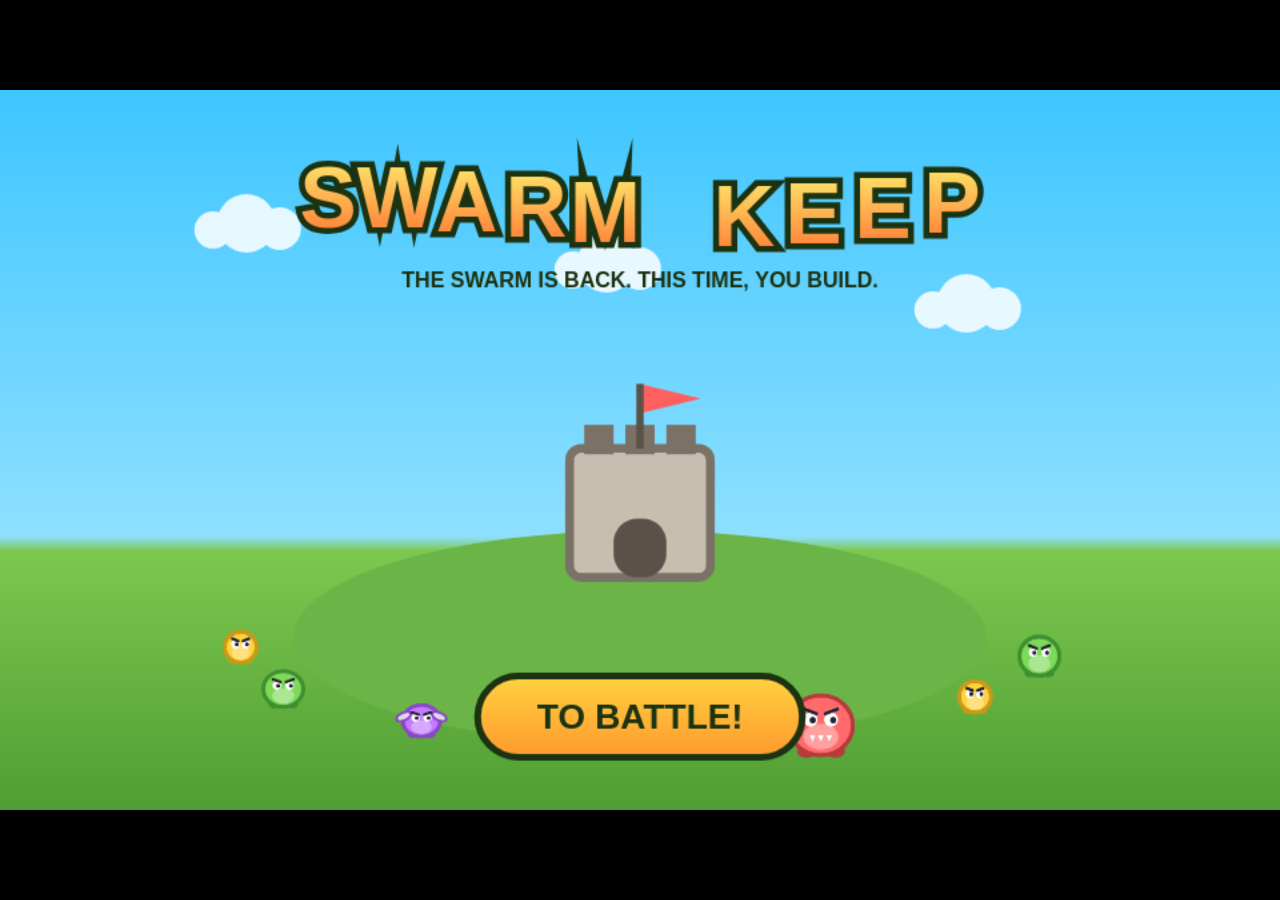
<file: index.html>
<!DOCTYPE html>
<html lang="en">
<head>
<meta charset="utf-8">
<title>SWARM KEEP — the swarm is back. this time, you build.</title>
<meta name="viewport" content="width=device-width, initial-scale=1, maximum-scale=1, user-scalable=no">
<meta name="description" content="A bright cartoon tower defense: 50 balance-proven levels across 5 worlds, 8 towers, wave checkpoints, world bosses, and a keep to hold. Every level was beaten by the balance bot before it shipped.">
<meta property="og:title" content="SWARM KEEP">
<meta property="og:description" content="50 levels. 8 towers. 5 bosses. Hold the keep.">
<meta property="og:type" content="website">
<link rel="icon" href="data:image/svg+xml,<svg xmlns='http://www.w3.org/2000/svg' viewBox='0 0 32 32'><rect width='32' height='32' rx='7' fill='%237ec850'/><rect x='9' y='12' width='14' height='13' rx='2' fill='%23c8beb0' stroke='%237a7266' stroke-width='1.5'/><rect x='9' y='9' width='4' height='4' fill='%237a7266'/><rect x='19' y='9' width='4' height='4' fill='%237a7266'/><rect x='14' y='9' width='4' height='4' fill='%237a7266'/><path d='M16 5 L22 7 L16 9' fill='%23ff5f5f'/><line x1='16' y1='5' x2='16' y2='12' stroke='%235a5248' stroke-width='1.5'/></svg>">
<link rel="stylesheet" href="css/style.css">
</head>
<body>
<canvas id="game"></canvas>
<script src="js/sim.js"></script>
<script src="js/levels.js"></script>
<script src="js/audio.js"></script>
<script src="js/game.js"></script>
</body>
</html>
</file>
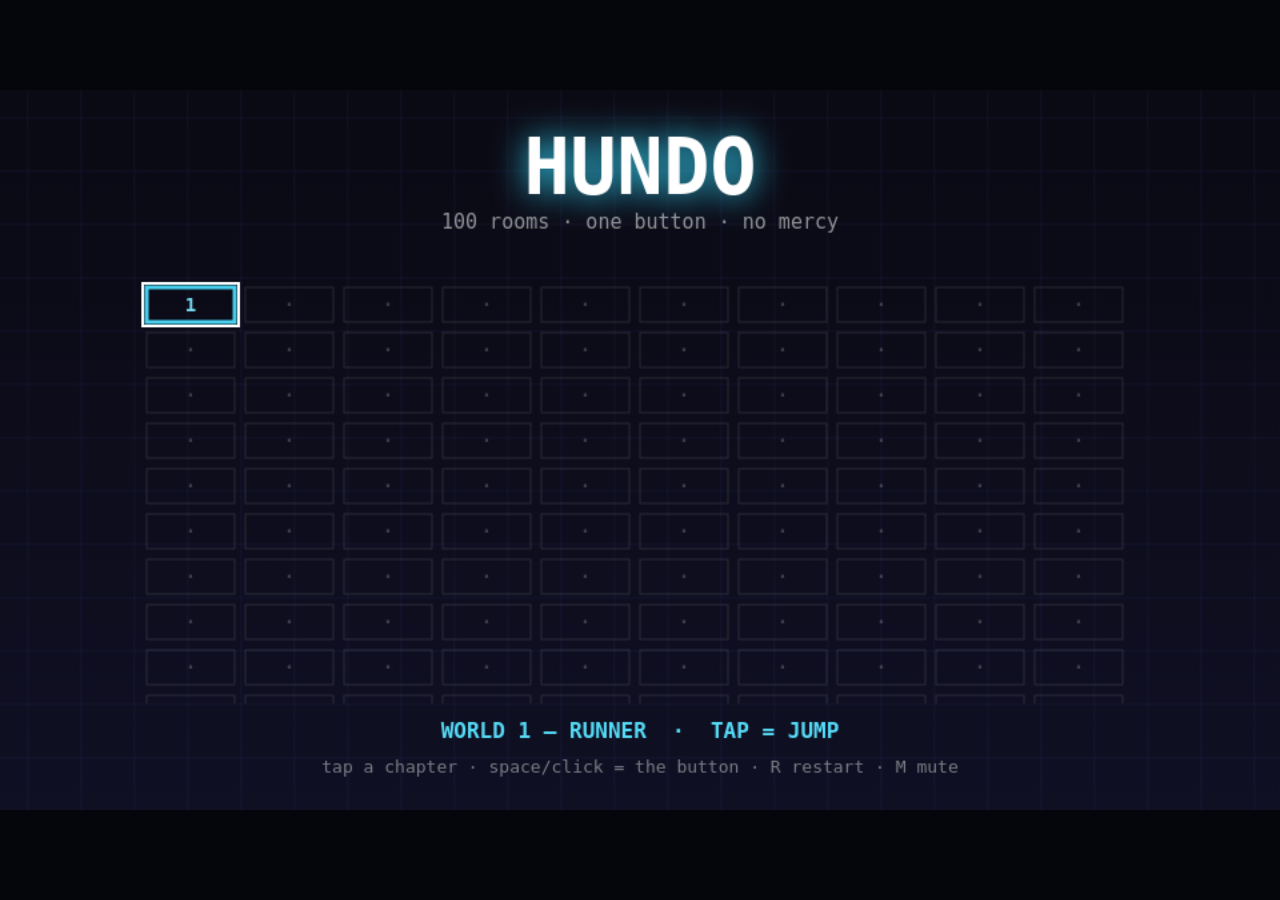
<file: hundo/index.html>
<!DOCTYPE html>
<html lang="en">
<head>
<meta charset="utf-8">
<title>HUNDO — 100 rooms. one button. no mercy.</title>
<meta name="viewport" content="width=device-width, initial-scale=1, maximum-scale=1, user-scalable=no">
<meta name="description" content="A one-button gauntlet of 100 chapters that keeps changing what the button does. Jump, flip gravity, phase through walls, and get lied to. Every chapter machine-verified beatable.">
<meta property="og:title" content="HUNDO">
<meta property="og:description" content="100 rooms. one button. no mercy. How far can you get?">
<meta property="og:type" content="website">
<link rel="icon" href="data:image/svg+xml,<svg xmlns='http://www.w3.org/2000/svg' viewBox='0 0 32 32'><rect width='32' height='32' rx='6' fill='%230a0a14'/><rect x='7' y='7' width='18' height='18' rx='4' fill='%2338e0ff'/><rect x='12' y='13' width='3' height='3' fill='%230a0a14'/><rect x='18' y='13' width='3' height='3' fill='%230a0a14'/></svg>">
<link rel="stylesheet" href="css/style.css">
</head>
<body>
<canvas id="game"></canvas>
<script src="js/sim.js"></script>
<script src="js/levels.js"></script>
<script src="js/audio.js"></script>
<script src="js/game.js"></script>
</body>
</html>
</file>
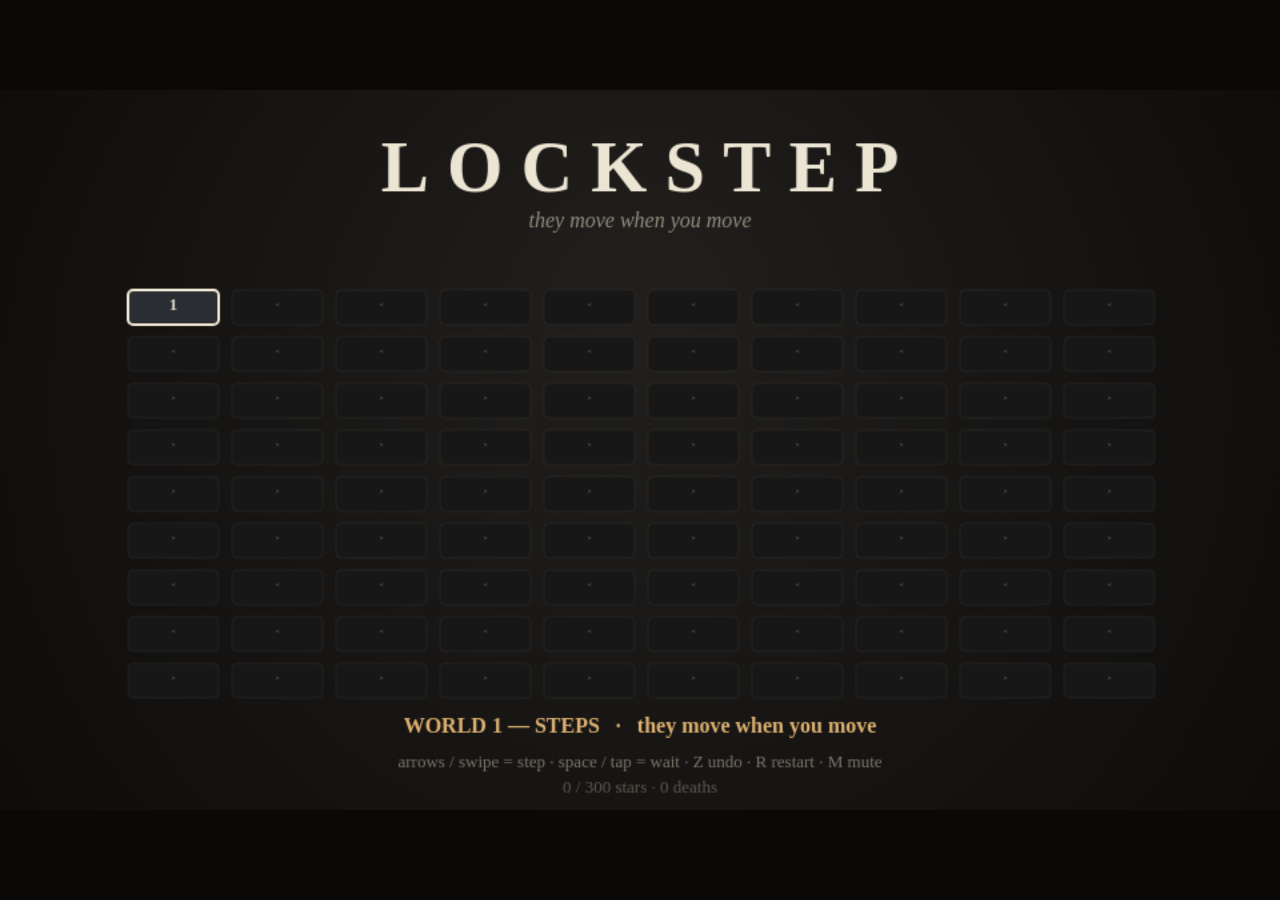
<file: lockstep/index.html>
<!DOCTYPE html>
<html lang="en">
<head>
<meta charset="utf-8">
<title>LOCKSTEP — they move when you move</title>
<meta name="viewport" content="width=device-width, initial-scale=1, maximum-scale=1, user-scalable=no">
<meta name="description" content="A turn-locked dungeon of 100 rooms. Nothing moves until you do — then everything answers. Bait hounds into pits, outwit your own mimic, count the warden's steps. Every room machine-proven solvable, par = the true optimum.">
<meta property="og:title" content="LOCKSTEP">
<meta property="og:description" content="they move when you move. 100 rooms, 300 stars, no dice.">
<meta property="og:type" content="website">
<link rel="icon" href="data:image/svg+xml,<svg xmlns='http://www.w3.org/2000/svg' viewBox='0 0 32 32'><rect width='32' height='32' rx='5' fill='%23151310'/><path d='M16 7 a7 7 0 0 1 7 7 v9 l-7 -4 l-7 4 v-9 a7 7 0 0 1 7 -7' fill='%23ddd6c6'/><circle cx='13' cy='14' r='2' fill='%23151310'/><circle cx='19' cy='14' r='2' fill='%23151310'/></svg>">
<link rel="stylesheet" href="css/style.css">
</head>
<body>
<canvas id="game"></canvas>
<script src="js/sim.js"></script>
<script src="js/levels.js"></script>
<script src="js/audio.js"></script>
<script src="js/game.js"></script>
</body>
</html>
</file>
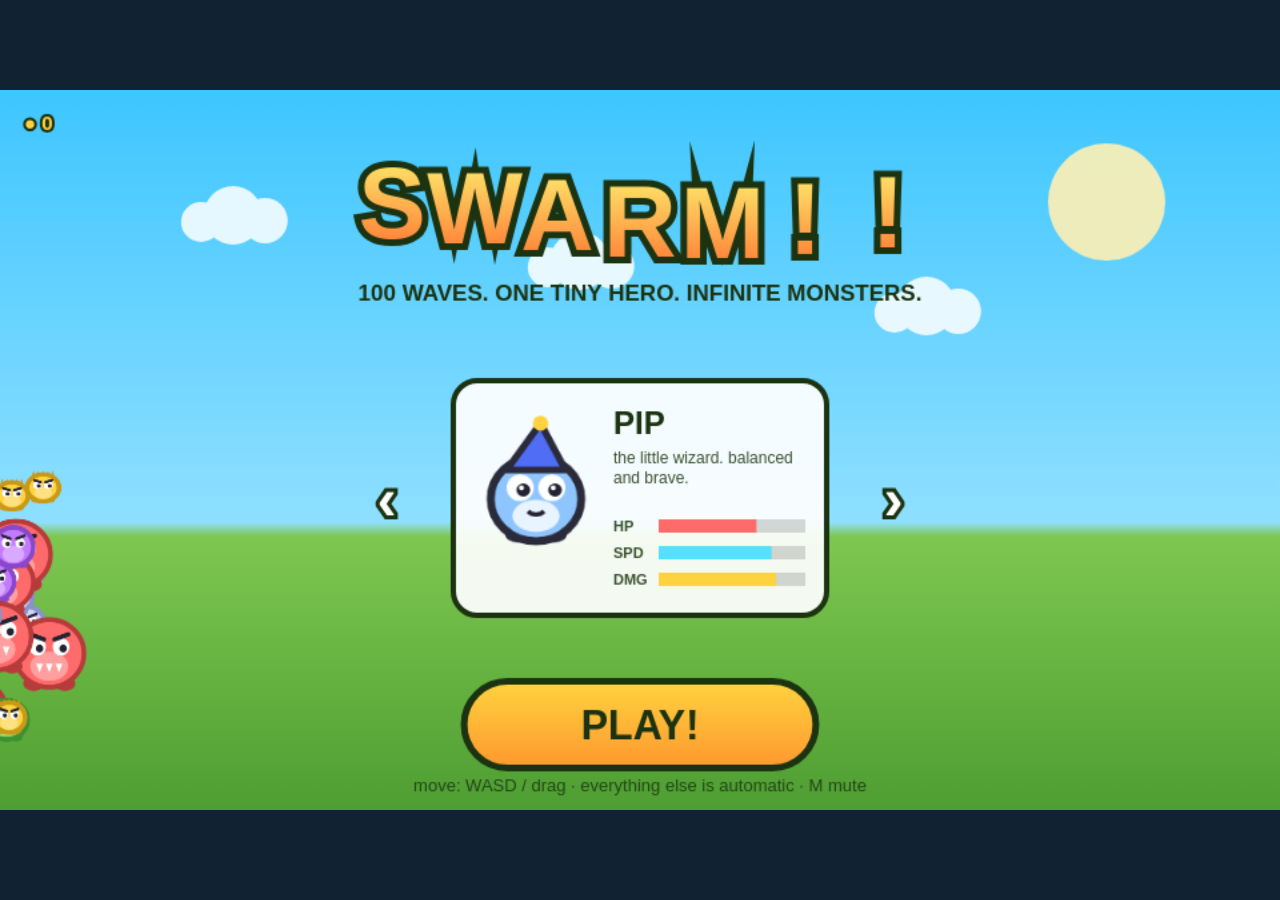
<file: swarm/index.html>
<!DOCTYPE html>
<html lang="en">
<head>
<meta charset="utf-8">
<title>SWARM!! — 100 waves. one tiny hero. infinite monsters.</title>
<meta name="viewport" content="width=device-width, initial-scale=1, maximum-scale=1, user-scalable=no">
<meta name="description" content="A loud, bright horde-survival game. Auto-firing weapons, level-up loot picks, bosses every 10 waves up to wave 100, unlockable heroes, and screen-filling explosions. Plays with one thumb.">
<meta property="og:title" content="SWARM!!">
<meta property="og:description" content="100 waves. One tiny hero. Infinite monsters. How far can you get?">
<meta property="og:type" content="website">
<link rel="icon" href="data:image/svg+xml,<svg xmlns='http://www.w3.org/2000/svg' viewBox='0 0 32 32'><rect width='32' height='32' rx='7' fill='%237ec850'/><circle cx='16' cy='17' r='10' fill='%238ec5ff' stroke='%232a2a3a' stroke-width='2'/><circle cx='12' cy='15' r='2.6' fill='white'/><circle cx='20' cy='15' r='2.6' fill='white'/><circle cx='12.7' cy='15.4' r='1.3' fill='%23232333'/><circle cx='20.7' cy='15.4' r='1.3' fill='%23232333'/><path d='M10 8 L16 4 L15 9' fill='%234f6df5'/></svg>">
<link rel="stylesheet" href="css/style.css">
</head>
<body>
<canvas id="game"></canvas>
<script src="js/data.js"></script>
<script src="js/audio.js"></script>
<script src="js/game.js"></script>
</body>
</html>
</file>
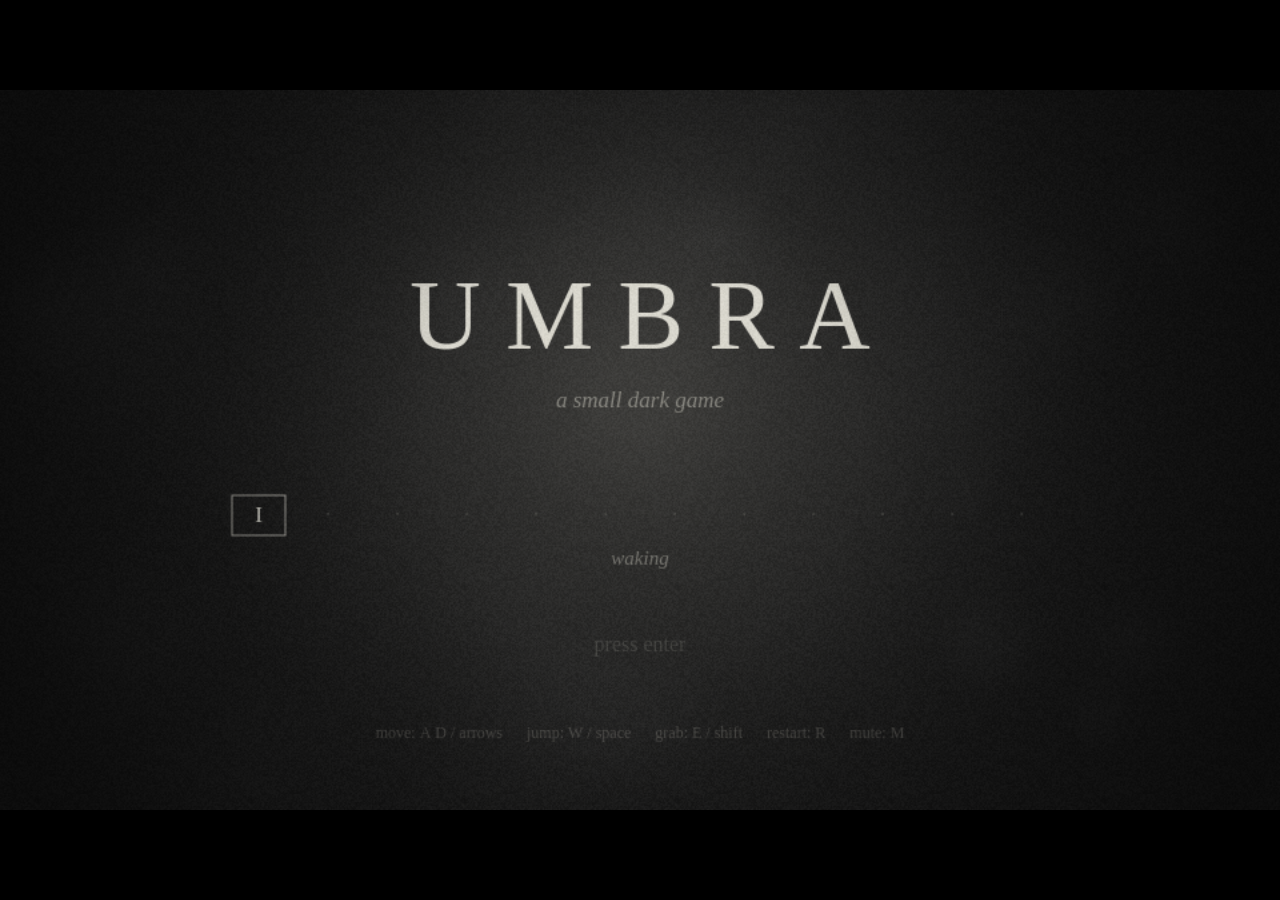
<file: umbra/index.html>
<!DOCTYPE html>
<html lang="en">
<head>
<meta charset="utf-8">
<title>UMBRA — a small dark game</title>
<meta name="viewport" content="width=device-width, initial-scale=1, user-scalable=no">
<meta name="description" content="A monochrome puzzle-platformer about a pair of eyes in the dark. Think before you step. 12 chapters of traps, crates and bad ideas.">
<meta property="og:title" content="UMBRA">
<meta property="og:description" content="A small dark puzzle game. Every trap is fair. Every death is your fault.">
<meta property="og:type" content="website">
<link rel="icon" href="data:image/svg+xml,<svg xmlns='http://www.w3.org/2000/svg' viewBox='0 0 32 32'><rect width='32' height='32' fill='%23111'/><circle cx='12' cy='15' r='2.4' fill='%23fffdf0'/><circle cx='20' cy='15' r='2.4' fill='%23fffdf0'/></svg>">
<link rel="stylesheet" href="css/style.css">
</head>
<body>
<canvas id="game"></canvas>
<script src="js/audio.js"></script>
<script src="js/levels.js"></script>
<script src="js/game.js"></script>
</body>
</html>
</file>
<file: css/style.css>
html, body {
  margin: 0;
  padding: 0;
  height: 100%;
  background: #000;
  overflow: hidden;
}

body {
  display: flex;
  align-items: center;
  justify-content: center;
}

#game {
  display: block;
  background: #000;
  cursor: default;
  touch-action: none;
}
</file>
<file: hundo/css/style.css>
html, body {
  margin: 0;
  padding: 0;
  height: 100%;
  background: #05050c;
  overflow: hidden;
  overscroll-behavior: none;
}

body {
  display: flex;
  align-items: center;
  justify-content: center;
}

#game {
  display: block;
  background: #05050c;
  touch-action: none;
  -webkit-tap-highlight-color: transparent;
  cursor: pointer;
}
</file>
<file: lockstep/css/style.css>
html, body {
  margin: 0;
  padding: 0;
  height: 100%;
  background: #0a0908;
  overflow: hidden;
  overscroll-behavior: none;
}

body {
  display: flex;
  align-items: center;
  justify-content: center;
}

#game {
  display: block;
  background: #0a0908;
  touch-action: none;
  -webkit-tap-highlight-color: transparent;
}
</file>
<file: swarm/css/style.css>
html, body {
  margin: 0;
  padding: 0;
  height: 100%;
  background: #123;
  overflow: hidden;
  overscroll-behavior: none;
}

body {
  display: flex;
  align-items: center;
  justify-content: center;
}

#game {
  display: block;
  background: #123;
  touch-action: none;
  -webkit-tap-highlight-color: transparent;
}
</file>
<file: umbra/css/style.css>
html, body {
  margin: 0;
  padding: 0;
  height: 100%;
  background: #000;
  overflow: hidden;
}

body {
  display: flex;
  align-items: center;
  justify-content: center;
}

#game {
  display: block;
  background: #000;
  cursor: default;
  touch-action: none;
}
</file>
